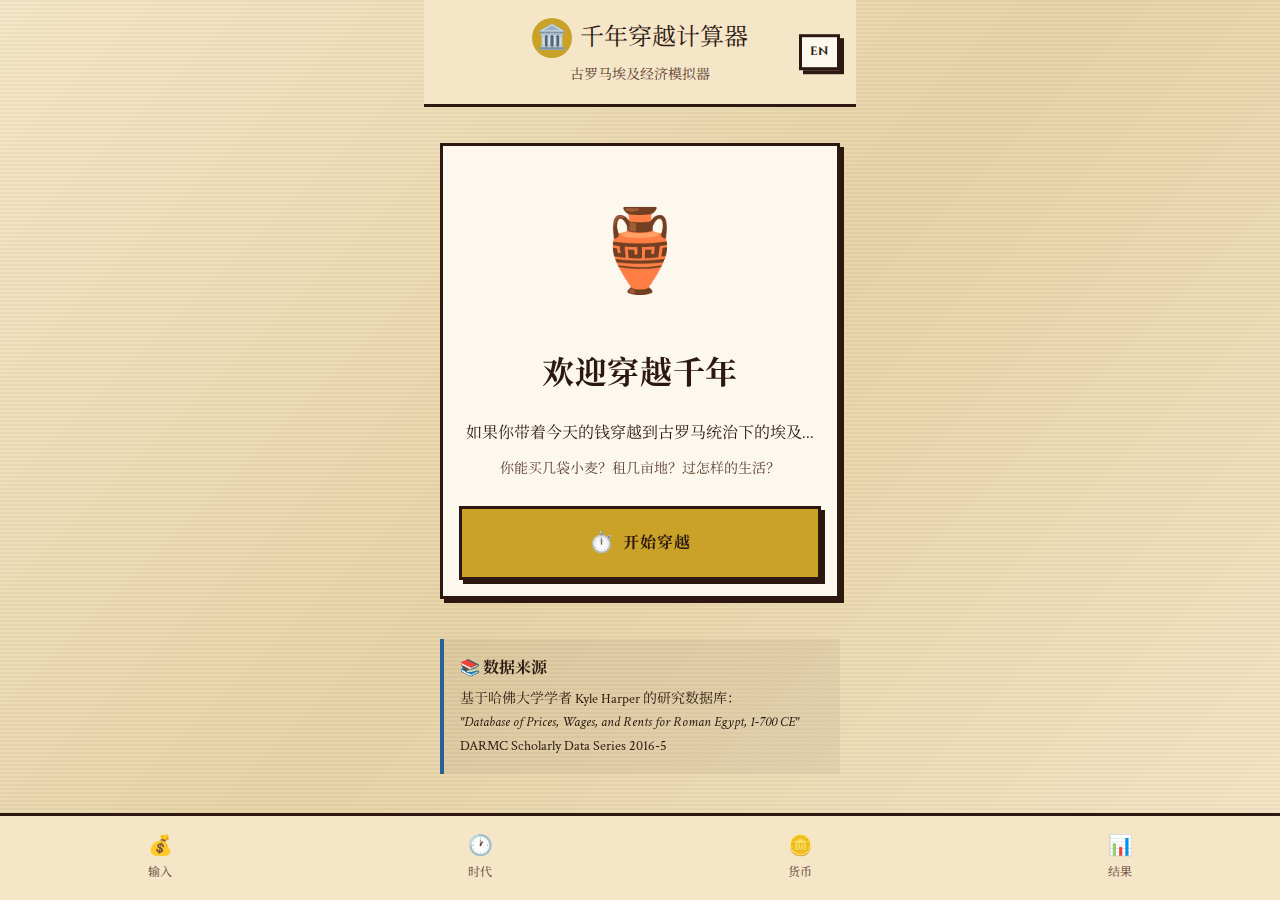
<file: roman-egypt-calculator/index.html>
<!DOCTYPE html>
<html lang="zh-CN">
<head>
  <meta charset="UTF-8">
  <meta name="viewport" content="width=device-width, initial-scale=1.0, maximum-scale=1.0, user-scalable=no, viewport-fit=cover">
  <meta name="theme-color" content="#F5E6C8">
  <meta name="apple-mobile-web-app-capable" content="yes">
  <meta name="apple-mobile-web-app-status-bar-style" content="black-translucent">
  
  <!-- SEO Meta -->
  <meta name="description" content="千年穿越计算器 - 输入现代货币，看看你在古罗马埃及能买什么！基于哈佛学者Kyle Harper的莎草纸经济数据。">
  <meta name="keywords" content="罗马埃及,穿越,计算器,历史,经济,莎草纸,货币换算">
  
  <!-- Open Graph for WeChat sharing -->
  <meta property="og:title" content="千年穿越计算器 | Time Travel Calculator">
  <meta property="og:description" content="穿越到古罗马埃及，看看你的钱能买什么！">
  <meta property="og:type" content="website">
  <!-- [ASSET] Add og:image for WeChat preview -->
  <!-- <meta property="og:image" content="assets/images/share-preview.png"> -->
  
  <title>千年穿越计算器 | Millennium Time Travel Calculator</title>
  
  <!-- Fonts -->
  <link rel="preconnect" href="https://fonts.googleapis.com">
  <link rel="preconnect" href="https://fonts.gstatic.com" crossorigin>
  <link href="https://fonts.googleapis.com/css2?family=Cinzel:wght@400;700&family=Crimson+Text:ital,wght@0,400;0,600;1,400&family=Noto+Serif+SC:wght@400;700&family=VT323&display=swap" rel="stylesheet">
  
  <!-- Styles -->
  <link rel="stylesheet" href="css/styles.css">
  
  <!-- [ASSET] Favicon - replace with custom icon -->
  <!-- <link rel="icon" href="assets/icons/favicon.ico"> -->
  <!-- <link rel="apple-touch-icon" href="assets/icons/apple-touch-icon.png"> -->
</head>
<body>
  <div class="app-container">
    
    <!-- ============================================
         HEADER
         ============================================ -->
    <header class="app-header">
      <div class="app-title">
        <!-- [ASSET] Replace with pixel art logo -->
        <div class="app-logo">🏛️</div>
        <span data-lang-zh="千年穿越计算器" data-lang-en="Time Travel Calculator">千年穿越计算器</span>
      </div>
      <div class="app-subtitle" data-lang-zh="古罗马埃及经济模拟器" data-lang-en="Roman Egypt Economic Simulator">
        古罗马埃及经济模拟器
      </div>
      <!-- Language Toggle -->
      <button id="lang-toggle" class="btn" style="position: absolute; right: 16px; top: 50%; transform: translateY(-50%); padding: 4px 8px; font-size: 12px;">
        EN
      </button>
    </header>

    <!-- ============================================
         SCREEN 1: WELCOME
         ============================================ -->
    <section id="screen-welcome" class="screen active">
      <div class="card-pixel text-center" style="margin-top: 20px;">
        <!-- [ASSET] Hero illustration placeholder -->
        <div style="font-size: 80px; margin: 20px 0;">
          🏺
        </div>
        
        <h2 data-lang-zh="欢迎穿越千年" data-lang-en="Welcome, Time Traveler">
          欢迎穿越千年
        </h2>
        
        <p class="mt-md" data-lang-zh="如果你带着今天的钱穿越到古罗马统治下的埃及..." data-lang-en="If you traveled back to Roman Egypt with today's money...">
          如果你带着今天的钱穿越到古罗马统治下的埃及...
        </p>
        
        <p class="mt-sm text-faded text-small" data-lang-zh="你能买几袋小麦？租几亩地？过怎样的生活？" data-lang-en="How much wheat could you buy? How much land could you rent? What lifestyle would you have?">
          你能买几袋小麦？租几亩地？过怎样的生活？
        </p>
        
        <button class="btn btn-primary btn-full mt-lg" data-nav="input">
          <span class="btn-icon">⏱️</span>
          <span data-lang-zh="开始穿越" data-lang-en="Start Journey">开始穿越</span>
        </button>
      </div>

      <!-- Data source credit -->
      <div class="info-panel mt-lg">
        <div class="info-panel-title">📚 数据来源</div>
        <div class="info-panel-text">
          基于哈佛大学学者 Kyle Harper 的研究数据库：<br>
          <em>"Database of Prices, Wages, and Rents for Roman Egypt, 1-700 CE"</em><br>
          DARMC Scholarly Data Series 2016-5
        </div>
      </div>
    </section>

    <!-- ============================================
         SCREEN 2: INPUT (Money/Currency)
         ============================================ -->
    <section id="screen-input" class="screen">
      <h3 class="mb-md" data-lang-zh="💰 带多少钱穿越？" data-lang-en="💰 How much money are you bringing?">
        💰 带多少钱穿越？
      </h3>

      <div class="card-pixel">
        <!-- Currency Input Mode -->
        <div id="currency-inputs">
          <div class="form-group">
            <label class="form-label" data-lang-zh="输入金额" data-lang-en="Enter amount">输入金额</label>
            <div class="input-with-select">
              <input 
                type="number" 
                id="amount-input" 
                class="form-input" 
                placeholder="1000"
                min="0"
                step="any"
              >
              <select id="currency-select" class="form-select">
                <option value="CNY">¥ CNY</option>
                <option value="USD">$ USD</option>
                <option value="EUR">€ EUR</option>
                <option value="METAL">⚖️ 金银</option>
              </select>
            </div>
          </div>

          <!-- Gold/Silver Ratio -->
          <div id="ratio-control" class="form-group">
            <label class="form-label" data-lang-zh="金银比例" data-lang-en="Gold/Silver Ratio">金银比例</label>
            <input 
              type="range" 
              id="gold-ratio" 
              class="form-slider" 
              min="0" 
              max="1" 
              step="0.1" 
              value="0.5"
            >
            <div id="ratio-display" class="text-center text-mono mt-sm">🥇 50% | 🪙 50%</div>
            <p class="text-small text-faded mt-sm" data-lang-zh="古代货币主要由贵金属铸造，调整你想携带的金银比例" data-lang-en="Ancient coins were made of precious metals. Adjust the gold/silver ratio you want to bring.">
              古代货币主要由贵金属铸造，调整你想携带的金银比例
            </p>
          </div>
        </div>

        <!-- Direct Metal Input (hidden by default) -->
        <div id="metal-inputs" class="hidden">
          <div class="form-group">
            <label class="form-label">🥇 黄金 (克)</label>
            <input type="number" id="gold-grams" class="form-input" placeholder="0" min="0" step="0.1">
          </div>
          <div class="form-group">
            <label class="form-label">🪙 白银 (克)</label>
            <input type="number" id="silver-grams" class="form-input" placeholder="0" min="0" step="0.1">
          </div>
        </div>
      </div>

      <!-- Quick presets -->
      <div class="card mt-md">
        <div class="form-label" data-lang-zh="快速选择" data-lang-en="Quick presets">快速选择</div>
        <div class="flex flex-wrap gap-sm mt-sm">
          <button class="btn" onclick="document.getElementById('amount-input').value='100'; App.state.input.amount=100;">¥100</button>
          <button class="btn" onclick="document.getElementById('amount-input').value='1000'; App.state.input.amount=1000;">¥1000</button>
          <button class="btn" onclick="document.getElementById('amount-input').value='10000'; App.state.input.amount=10000;">¥10000</button>
          <button class="btn" onclick="document.getElementById('amount-input').value='100000'; App.state.input.amount=100000;">¥100000</button>
        </div>
      </div>

      <!-- Reference info -->
      <div class="info-panel mt-md">
        <div class="info-panel-title">💡 参考</div>
        <div class="info-panel-text">
          当前金价约 ¥500/克，银价约 ¥6/克<br>
          1枚奥里斯金币重约 7.87克黄金<br>
          1枚第纳里银币重约 3.9克白银
        </div>
      </div>

      <button class="btn btn-primary btn-full mt-lg" data-nav="period">
        <span data-lang-zh="选择穿越时代" data-lang-en="Choose Era">选择穿越时代</span>
        <span class="btn-icon">→</span>
      </button>
    </section>

    <!-- ============================================
         SCREEN 3: PERIOD SELECTION
         ============================================ -->
    <section id="screen-period" class="screen">
      <h3 class="mb-md" data-lang-zh="🕐 穿越到哪个时代？" data-lang-en="🕐 Which era will you travel to?">
        🕐 穿越到哪个时代？
      </h3>

      <p class="text-faded text-small mb-md" data-lang-zh="点击选择一个历史时期（公元27年-641年）" data-lang-en="Click to select a historical period (27-641 CE)">
        点击选择一个历史时期（公元27年-641年）
      </p>

      <div id="period-list" class="period-grid">
        <!-- Periods will be rendered by JavaScript -->
      </div>

      <div class="info-panel mt-lg">
        <div class="info-panel-title">📜 关于这些时代</div>
        <div class="info-panel-text">
          从奥古斯都征服埃及（公元前30年）到阿拉伯征服（公元641年），埃及是罗马帝国最富庶的行省之一。莎草纸文献为我们保存了大量经济数据。
        </div>
      </div>
    </section>

    <!-- ============================================
         SCREEN 4: COIN CONVERSION
         ============================================ -->
    <section id="screen-coins" class="screen">
      <h3 class="mb-md" data-lang-zh="🪙 你的古代钱袋" data-lang-en="🪙 Your Ancient Purse">
        🪙 你的古代钱袋
      </h3>

      <!-- Period context -->
      <div id="period-info-display">
        <!-- Rendered by JavaScript -->
      </div>

      <!-- Coin display -->
      <div id="coin-display" class="card-pixel">
        <!-- Rendered by JavaScript -->
      </div>

      <button class="btn btn-primary btn-full mt-lg" data-nav="results">
        <span data-lang-zh="看看能买什么" data-lang-en="See What You Can Buy">看看能买什么</span>
        <span class="btn-icon">→</span>
      </button>
    </section>

    <!-- ============================================
         SCREEN 5: RESULTS (Purchasing Power)
         ============================================ -->
    <section id="screen-results" class="screen">
      <h3 class="mb-md" data-lang-zh="📊 你的穿越生活" data-lang-en="📊 Your Time Travel Life">
        📊 你的穿越生活
      </h3>

      <!-- Purchasing power results -->
      <div id="purchasing-display">
        <!-- Rendered by JavaScript -->
      </div>

      <!-- Historical comparison items -->
      <div class="card mt-lg">
        <div class="card-header">
          <div class="card-icon">🛒</div>
          <div class="card-title" data-lang-zh="其他物品参考" data-lang-en="Other Items Reference">其他物品参考</div>
        </div>
        <div class="text-small">
          <div class="flex flex-between mb-sm">
            <span>🍞 一块面包</span>
            <span class="text-mono">~0.5 奥波尔</span>
          </div>
          <div class="flex flex-between mb-sm">
            <span>🍷 一坛葡萄酒 (40升)</span>
            <span class="text-mono">~8 德拉克马</span>
          </div>
          <div class="flex flex-between mb-sm">
            <span>👔 一件束腰外衣</span>
            <span class="text-mono">~20 德拉克马</span>
          </div>
          <div class="flex flex-between mb-sm">
            <span>🫏 一头驴</span>
            <span class="text-mono">~200 德拉克马</span>
          </div>
        </div>
      </div>

      <div class="flex gap-md mt-lg">
        <button class="btn btn-secondary flex-1" data-nav="compare">
          <span data-lang-zh="职业对比" data-lang-en="Compare Jobs">职业对比</span>
        </button>
        <button id="share-btn" class="btn btn-primary flex-1">
          <span data-lang-zh="分享结果" data-lang-en="Share">分享结果</span>
        </button>
      </div>

      <button class="btn btn-full mt-md" data-nav="input">
        <span data-lang-zh="重新穿越" data-lang-en="Travel Again">重新穿越</span>
      </button>

      <!-- Source Citations Toggle -->
      <div class="card mt-lg">
        <button id="toggle-sources-btn" class="btn btn-full" onclick="App.toggleSources()">
          <span class="btn-icon">📜</span>
          <span data-lang-zh="查看莎草纸来源" data-lang-en="View Papyri Sources">查看莎草纸来源</span>
        </button>
        <div id="sources-panel" class="hidden mt-md">
          <div class="info-panel-title">📚 数据来源 | Data Sources</div>
          <div id="sources-list" class="text-small mt-sm">
            <!-- Populated by JavaScript -->
          </div>
          <div class="mt-md text-small text-faded">
            <p data-lang-zh="所有价格数据来自古埃及莎草纸文献。缩写说明：P. = Papyrus, SB = Sammelbuch, BGU = Berliner Griechische Urkunden, PSI = Papiri della Società Italiana" 
               data-lang-en="All price data from ancient Egyptian papyri. Abbreviations: P. = Papyrus, SB = Sammelbuch, BGU = Berliner Griechische Urkunden, PSI = Papiri della Società Italiana">
              所有价格数据来自古埃及莎草纸文献。缩写说明：P. = Papyrus, SB = Sammelbuch, BGU = Berliner Griechische Urkunden, PSI = Papiri della Società Italiana
            </p>
            <p class="mt-sm">
              <a href="https://papyri.info" target="_blank" style="color: var(--color-lapis);">
                🔗 papyri.info - 查看原始莎草纸
              </a>
            </p>
          </div>
        </div>
      </div>
    </section>

    <!-- ============================================
         SCREEN 6: OCCUPATION COMPARISON
         ============================================ -->
    <section id="screen-compare" class="screen">
      <h3 class="mb-md" data-lang-zh="👥 职业收入对比" data-lang-en="👥 Occupation Income Comparison">
        👥 职业收入对比
      </h3>

      <p class="text-faded text-small mb-md" data-lang-zh="看看你的财富相当于当时各种职业多少时间的收入" data-lang-en="See how your wealth compares to various occupations of the time">
        看看你的财富相当于当时各种职业多少时间的收入
      </p>

      <div id="occupation-list" class="occupation-list">
        <!-- Rendered by JavaScript -->
      </div>

      <div class="info-panel mt-lg">
        <div class="info-panel-title">📋 说明</div>
        <div class="info-panel-text">
          工资数据来自莎草纸文献记录的实际支付。不同地区、不同年份可能有较大差异。农业雇工的日工资在收获季节会更高。
        </div>
      </div>

      <button class="btn btn-full mt-lg" data-nav="results">
        <span data-lang-zh="返回结果" data-lang-en="Back to Results">返回结果</span>
      </button>
    </section>

    <!-- ============================================
         BOTTOM NAVIGATION BAR
         ============================================ -->
    <nav class="nav-bar">
      <button class="nav-btn" data-screen="input">
        <div class="nav-icon">💰</div>
        <span data-lang-zh="输入" data-lang-en="Input">输入</span>
      </button>
      <button class="nav-btn" data-screen="period">
        <div class="nav-icon">🕐</div>
        <span data-lang-zh="时代" data-lang-en="Era">时代</span>
      </button>
      <button class="nav-btn" data-screen="coins">
        <div class="nav-icon">🪙</div>
        <span data-lang-zh="货币" data-lang-en="Coins">货币</span>
      </button>
      <button class="nav-btn" data-screen="results">
        <div class="nav-icon">📊</div>
        <span data-lang-zh="结果" data-lang-en="Results">结果</span>
      </button>
    </nav>

  </div>

  <!-- ============================================
       SCRIPTS
       ============================================ -->
  <script src="js/harper-data.js"></script>
  <script src="js/calculator.js"></script>
  <script src="js/app.js"></script>
</body>
</html>
</file>
<file: roman-egypt-calculator/css/styles.css>
/**
 * Roman Egypt Time Travel Calculator - Styles
 * 
 * DESIGN CONCEPT: "Papyrus Pixel" - Ancient meets 8-bit
 * Combines warm papyrus textures with blocky pixel-art ready layouts
 * 
 * ASSET PLACEHOLDERS: Look for comments marked with [ASSET] for where
 * to insert custom images and icons
 */

/* ============================================
   CSS VARIABLES - Easy theming and asset swapping
   ============================================ */
:root {
  /* Primary Colors - Warm ancient palette */
  --color-papyrus: #F5E6C8;
  --color-papyrus-dark: #E8D4A8;
  --color-papyrus-light: #FDF8ED;
  --color-ink: #2C1810;
  --color-ink-faded: #5C4030;
  --color-gold: #C9A227;
  --color-gold-light: #E8C84A;
  --color-silver: #A8A8A8;
  --color-bronze: #CD7F32;
  --color-red-seal: #8B2500;
  --color-lapis: #26619C;
  --color-nile: #2E8B8B;
  
  /* Period-specific accent colors */
  --color-julio-claudian: #C9A227;
  --color-flavian-antonine: #8B4513;
  --color-severan: #722F37;
  --color-crisis: #8B0000;
  --color-tetrarchy: #4B0082;
  --color-late-roman: #DAA520;
  --color-byzantine: #800080;
  
  /* Spacing - 8px grid for pixel-art alignment */
  --space-xs: 4px;
  --space-sm: 8px;
  --space-md: 16px;
  --space-lg: 24px;
  --space-xl: 32px;
  --space-xxl: 48px;
  
  /* Typography */
  --font-display: 'Cinzel', 'Noto Serif SC', serif;
  --font-body: 'Crimson Text', 'Noto Serif SC', serif;
  --font-mono: 'VT323', 'Press Start 2P', monospace;
  
  --text-xs: 12px;
  --text-sm: 14px;
  --text-md: 16px;
  --text-lg: 20px;
  --text-xl: 24px;
  --text-xxl: 32px;
  --text-hero: 40px;
  
  /* Borders and shadows */
  --border-thin: 1px solid var(--color-ink-faded);
  --border-thick: 3px solid var(--color-ink);
  --border-gold: 2px solid var(--color-gold);
  --shadow-soft: 0 4px 12px rgba(44, 24, 16, 0.15);
  --shadow-hard: 4px 4px 0 var(--color-ink);
  --shadow-inset: inset 0 2px 4px rgba(44, 24, 16, 0.1);
  
  /* Transitions */
  --transition-fast: 0.15s ease;
  --transition-normal: 0.3s ease;
  
  /* Layout */
  --max-width: 480px;
  --header-height: 60px;
  --nav-height: 56px;
  
  /* [ASSET] Background textures - replace with actual images */
  --bg-papyrus: linear-gradient(
    135deg,
    var(--color-papyrus) 0%,
    var(--color-papyrus-dark) 50%,
    var(--color-papyrus) 100%
  );
  --bg-pattern: repeating-linear-gradient(
    0deg,
    transparent,
    transparent 2px,
    rgba(44, 24, 16, 0.03) 2px,
    rgba(44, 24, 16, 0.03) 4px
  );
}

/* ============================================
   RESET & BASE STYLES
   ============================================ */
*, *::before, *::after {
  box-sizing: border-box;
  margin: 0;
  padding: 0;
}

html {
  font-size: 16px;
  scroll-behavior: smooth;
  -webkit-text-size-adjust: 100%;
}

body {
  font-family: var(--font-body);
  font-size: var(--text-md);
  line-height: 1.6;
  color: var(--color-ink);
  background: var(--bg-papyrus);
  background-attachment: fixed;
  min-height: 100vh;
  min-height: 100dvh;
  overflow-x: hidden;
}

/* Papyrus texture overlay */
body::before {
  content: '';
  position: fixed;
  top: 0;
  left: 0;
  right: 0;
  bottom: 0;
  background: var(--bg-pattern);
  pointer-events: none;
  z-index: 0;
}

/* ============================================
   TYPOGRAPHY
   ============================================ */
h1, h2, h3, h4 {
  font-family: var(--font-display);
  font-weight: 700;
  line-height: 1.2;
  letter-spacing: 0.02em;
}

h1 { font-size: var(--text-hero); }
h2 { font-size: var(--text-xxl); }
h3 { font-size: var(--text-xl); }
h4 { font-size: var(--text-lg); }

.text-mono {
  font-family: var(--font-mono);
  letter-spacing: 0.05em;
}

/* Chinese text styling */
:lang(zh) {
  line-height: 1.8;
}

/* ============================================
   LAYOUT COMPONENTS
   ============================================ */
.app-container {
  position: relative;
  z-index: 1;
  max-width: var(--max-width);
  margin: 0 auto;
  min-height: 100vh;
  min-height: 100dvh;
  display: flex;
  flex-direction: column;
}

.screen {
  display: none;
  flex-direction: column;
  flex: 1;
  padding: var(--space-md);
  padding-bottom: calc(var(--nav-height) + var(--space-lg));
  animation: fadeIn 0.3s ease;
}

.screen.active {
  display: flex;
}

@keyframes fadeIn {
  from { opacity: 0; transform: translateY(10px); }
  to { opacity: 1; transform: translateY(0); }
}

/* ============================================
   HEADER
   ============================================ */
.app-header {
  position: sticky;
  top: 0;
  z-index: 100;
  background: var(--color-papyrus);
  border-bottom: var(--border-thick);
  padding: var(--space-md);
  text-align: center;
}

.app-title {
  font-size: var(--text-xl);
  color: var(--color-ink);
  display: flex;
  align-items: center;
  justify-content: center;
  gap: var(--space-sm);
}

/* [ASSET] Logo placeholder */
.app-logo {
  width: 40px;
  height: 40px;
  background: var(--color-gold);
  border-radius: 50%;
  display: flex;
  align-items: center;
  justify-content: center;
  font-size: 24px;
  /* Replace with: background-image: url('../assets/icons/logo.png'); */
}

.app-subtitle {
  font-size: var(--text-sm);
  color: var(--color-ink-faded);
  margin-top: var(--space-xs);
}

/* ============================================
   NAVIGATION (Bottom Tab Bar)
   ============================================ */
.nav-bar {
  position: fixed;
  bottom: 0;
  left: 0;
  right: 0;
  z-index: 100;
  background: var(--color-papyrus);
  border-top: var(--border-thick);
  display: flex;
  justify-content: space-around;
  padding: var(--space-sm) 0;
  padding-bottom: max(var(--space-sm), env(safe-area-inset-bottom));
}

.nav-btn {
  flex: 1;
  display: flex;
  flex-direction: column;
  align-items: center;
  gap: 2px;
  padding: var(--space-sm);
  background: none;
  border: none;
  color: var(--color-ink-faded);
  font-family: var(--font-body);
  font-size: var(--text-xs);
  cursor: pointer;
  transition: var(--transition-fast);
}

.nav-btn.active {
  color: var(--color-gold);
}

/* [ASSET] Nav icon placeholders */
.nav-icon {
  width: 28px;
  height: 28px;
  font-size: 20px;
  display: flex;
  align-items: center;
  justify-content: center;
  /* Replace with: background-image: url('../assets/icons/nav-*.png'); */
}

/* ============================================
   CARDS & PANELS
   ============================================ */
.card {
  background: var(--color-papyrus-light);
  border: var(--border-thin);
  border-radius: 4px;
  padding: var(--space-md);
  margin-bottom: var(--space-md);
  box-shadow: var(--shadow-soft);
}

.card-pixel {
  /* Pixel-art style card with hard shadow */
  background: var(--color-papyrus-light);
  border: var(--border-thick);
  padding: var(--space-md);
  margin-bottom: var(--space-md);
  box-shadow: var(--shadow-hard);
  position: relative;
}

.card-header {
  display: flex;
  align-items: center;
  gap: var(--space-sm);
  margin-bottom: var(--space-md);
  padding-bottom: var(--space-sm);
  border-bottom: var(--border-thin);
}

.card-icon {
  width: 32px;
  height: 32px;
  font-size: 24px;
  display: flex;
  align-items: center;
  justify-content: center;
  /* [ASSET] Replace emoji with pixel art icons */
}

.card-title {
  font-size: var(--text-lg);
  font-weight: 600;
}

/* ============================================
   FORM ELEMENTS
   ============================================ */
.form-group {
  margin-bottom: var(--space-md);
}

.form-label {
  display: block;
  font-weight: 600;
  margin-bottom: var(--space-xs);
  color: var(--color-ink);
}

.form-input {
  width: 100%;
  padding: var(--space-sm) var(--space-md);
  font-family: var(--font-mono);
  font-size: var(--text-lg);
  color: var(--color-ink);
  background: var(--color-papyrus-light);
  border: var(--border-thick);
  border-radius: 0;
  outline: none;
  transition: var(--transition-fast);
}

.form-input:focus {
  border-color: var(--color-gold);
  box-shadow: 0 0 0 3px rgba(201, 162, 39, 0.2);
}

.form-input::placeholder {
  color: var(--color-ink-faded);
  opacity: 0.6;
}

/* Input with currency selector */
.input-with-select {
  display: flex;
  gap: 0;
}

.input-with-select .form-input {
  flex: 1;
  border-right: none;
}

.input-with-select .form-select {
  width: 80px;
  border-left: var(--border-thin);
}

.form-select {
  padding: var(--space-sm) var(--space-md);
  font-family: var(--font-mono);
  font-size: var(--text-md);
  color: var(--color-ink);
  background: var(--color-papyrus-light);
  border: var(--border-thick);
  border-radius: 0;
  cursor: pointer;
  appearance: none;
  background-image: url("data:image/svg+xml,%3Csvg xmlns='http://www.w3.org/2000/svg' width='12' height='12' viewBox='0 0 12 12'%3E%3Cpath fill='%232C1810' d='M6 8L2 4h8z'/%3E%3C/svg%3E");
  background-repeat: no-repeat;
  background-position: right 8px center;
  padding-right: 28px;
}

/* Slider for ratio adjustment */
.form-slider {
  width: 100%;
  height: 8px;
  background: var(--color-papyrus-dark);
  border: var(--border-thin);
  border-radius: 0;
  outline: none;
  -webkit-appearance: none;
  appearance: none;
}

.form-slider::-webkit-slider-thumb {
  -webkit-appearance: none;
  width: 24px;
  height: 24px;
  background: var(--color-gold);
  border: var(--border-thick);
  cursor: pointer;
}

.form-slider::-moz-range-thumb {
  width: 24px;
  height: 24px;
  background: var(--color-gold);
  border: var(--border-thick);
  cursor: pointer;
}

/* ============================================
   BUTTONS
   ============================================ */
.btn {
  display: inline-flex;
  align-items: center;
  justify-content: center;
  gap: var(--space-sm);
  padding: var(--space-md) var(--space-lg);
  font-family: var(--font-display);
  font-size: var(--text-md);
  font-weight: 700;
  text-transform: uppercase;
  letter-spacing: 0.05em;
  color: var(--color-ink);
  background: var(--color-papyrus-light);
  border: var(--border-thick);
  cursor: pointer;
  transition: var(--transition-fast);
  box-shadow: var(--shadow-hard);
  position: relative;
  text-decoration: none;
}

.btn:hover {
  transform: translate(-2px, -2px);
  box-shadow: 6px 6px 0 var(--color-ink);
}

.btn:active {
  transform: translate(2px, 2px);
  box-shadow: 2px 2px 0 var(--color-ink);
}

.btn-primary {
  background: var(--color-gold);
  color: var(--color-ink);
}

.btn-secondary {
  background: var(--color-papyrus-dark);
}

.btn-full {
  width: 100%;
}

.btn-icon {
  font-size: 20px;
}

/* ============================================
   PERIOD SELECTOR
   ============================================ */
.period-grid {
  display: grid;
  grid-template-columns: 1fr;
  gap: var(--space-sm);
}

.period-card {
  display: flex;
  align-items: center;
  gap: var(--space-md);
  padding: var(--space-md);
  background: var(--color-papyrus-light);
  border: var(--border-thick);
  cursor: pointer;
  transition: var(--transition-fast);
}

.period-card:hover,
.period-card.selected {
  transform: translate(-2px, -2px);
  box-shadow: var(--shadow-hard);
}

.period-card.selected {
  border-color: var(--color-gold);
  background: linear-gradient(
    135deg,
    var(--color-papyrus-light) 0%,
    rgba(201, 162, 39, 0.1) 100%
  );
}

/* [ASSET] Period icon placeholder - replace with period-specific pixel art */
.period-icon {
  width: 48px;
  height: 48px;
  min-width: 48px;
  font-size: 32px;
  display: flex;
  align-items: center;
  justify-content: center;
  background: var(--color-papyrus-dark);
  border: var(--border-thin);
  /* Replace with: background-image: url('../assets/icons/period-*.png'); */
}

.period-info {
  flex: 1;
  min-width: 0;
}

.period-name {
  font-family: var(--font-display);
  font-size: var(--text-md);
  font-weight: 700;
  margin-bottom: 2px;
}

.period-years {
  font-family: var(--font-mono);
  font-size: var(--text-sm);
  color: var(--color-ink-faded);
}

.period-desc {
  font-size: var(--text-xs);
  color: var(--color-ink-faded);
  margin-top: var(--space-xs);
  display: -webkit-box;
  -webkit-line-clamp: 2;
  -webkit-box-orient: vertical;
  overflow: hidden;
}

/* ============================================
   COIN DISPLAY
   ============================================ */
.coin-stack {
  display: flex;
  flex-wrap: wrap;
  gap: var(--space-md);
  justify-content: center;
  padding: var(--space-md);
}

.coin-item {
  display: flex;
  flex-direction: column;
  align-items: center;
  gap: var(--space-xs);
  min-width: 80px;
}

/* [ASSET] Coin icon - replace with pixel art coins */
.coin-icon {
  width: 64px;
  height: 64px;
  font-size: 48px;
  display: flex;
  align-items: center;
  justify-content: center;
  /* Placeholder styling */
  background: radial-gradient(
    circle at 30% 30%,
    var(--color-gold-light) 0%,
    var(--color-gold) 50%,
    var(--color-bronze) 100%
  );
  border-radius: 50%;
  border: 3px solid var(--color-ink);
  box-shadow: 
    2px 2px 0 var(--color-ink),
    inset 2px 2px 4px rgba(255, 255, 255, 0.3);
  /* Replace with: background-image: url('../assets/icons/coin-*.png'); */
}

.coin-icon.silver {
  background: radial-gradient(
    circle at 30% 30%,
    #E8E8E8 0%,
    var(--color-silver) 50%,
    #707070 100%
  );
}

.coin-icon.bronze {
  background: radial-gradient(
    circle at 30% 30%,
    #E8A060 0%,
    var(--color-bronze) 50%,
    #8B4513 100%
  );
}

.coin-count {
  font-family: var(--font-mono);
  font-size: var(--text-xl);
  font-weight: 700;
  color: var(--color-ink);
}

.coin-name {
  font-size: var(--text-xs);
  color: var(--color-ink-faded);
  text-align: center;
}

/* ============================================
   RESULTS DISPLAY
   ============================================ */
.result-section {
  margin-bottom: var(--space-lg);
}

.result-header {
  display: flex;
  align-items: center;
  gap: var(--space-sm);
  margin-bottom: var(--space-md);
}

/* [ASSET] Result section icons */
.result-icon {
  width: 40px;
  height: 40px;
  font-size: 28px;
  display: flex;
  align-items: center;
  justify-content: center;
}

.result-title {
  font-size: var(--text-lg);
  font-weight: 700;
}

.result-value {
  font-family: var(--font-mono);
  font-size: var(--text-xxl);
  font-weight: 700;
  color: var(--color-gold);
  text-shadow: 1px 1px 0 var(--color-ink);
}

.result-unit {
  font-size: var(--text-md);
  color: var(--color-ink-faded);
  margin-left: var(--space-xs);
}

.result-desc {
  font-size: var(--text-sm);
  color: var(--color-ink-faded);
  margin-top: var(--space-xs);
}

/* Lifestyle assessment badge */
.lifestyle-badge {
  display: flex;
  align-items: center;
  gap: var(--space-md);
  padding: var(--space-lg);
  background: var(--color-papyrus);
  border: var(--border-gold);
  margin-top: var(--space-lg);
}

/* [ASSET] Lifestyle icon placeholder */
.lifestyle-icon {
  width: 64px;
  height: 64px;
  font-size: 48px;
  display: flex;
  align-items: center;
  justify-content: center;
}

.lifestyle-info {
  flex: 1;
}

.lifestyle-class {
  font-family: var(--font-display);
  font-size: var(--text-xl);
  font-weight: 700;
  color: var(--color-gold);
}

.lifestyle-desc {
  font-size: var(--text-sm);
  margin-top: var(--space-xs);
  line-height: 1.5;
}

/* ============================================
   OCCUPATION COMPARISON
   ============================================ */
.occupation-list {
  display: flex;
  flex-direction: column;
  gap: var(--space-sm);
}

.occupation-item {
  display: flex;
  align-items: center;
  gap: var(--space-md);
  padding: var(--space-md);
  background: var(--color-papyrus-light);
  border: var(--border-thin);
  cursor: pointer;
  transition: var(--transition-fast);
}

.occupation-item:hover,
.occupation-item.selected {
  border-color: var(--color-gold);
  background: linear-gradient(
    135deg,
    var(--color-papyrus-light) 0%,
    rgba(201, 162, 39, 0.1) 100%
  );
}

/* [ASSET] Occupation icon placeholder */
.occupation-icon {
  width: 40px;
  height: 40px;
  font-size: 24px;
  display: flex;
  align-items: center;
  justify-content: center;
  background: var(--color-papyrus-dark);
  border: var(--border-thin);
}

.occupation-name {
  font-weight: 600;
}

.occupation-desc {
  font-size: var(--text-xs);
  color: var(--color-ink-faded);
}

/* ============================================
   VISUAL COMPARISONS (Bar charts etc.)
   ============================================ */
.comparison-bar {
  height: 24px;
  background: var(--color-papyrus-dark);
  border: var(--border-thin);
  overflow: hidden;
  margin: var(--space-sm) 0;
}

.comparison-fill {
  height: 100%;
  background: var(--color-gold);
  display: flex;
  align-items: center;
  padding-left: var(--space-sm);
  font-family: var(--font-mono);
  font-size: var(--text-xs);
  color: var(--color-ink);
  transition: width 0.5s ease;
}

/* Pixel-art style progress indicator */
.pixel-bar {
  display: flex;
  gap: 2px;
}

.pixel-bar-segment {
  width: 12px;
  height: 16px;
  background: var(--color-papyrus-dark);
  border: 1px solid var(--color-ink-faded);
}

.pixel-bar-segment.filled {
  background: var(--color-gold);
}

/* ============================================
   INFO PANELS & TOOLTIPS
   ============================================ */
.info-panel {
  padding: var(--space-md);
  background: rgba(44, 24, 16, 0.05);
  border-left: 4px solid var(--color-lapis);
  margin: var(--space-md) 0;
}

.info-panel-title {
  font-weight: 700;
  margin-bottom: var(--space-xs);
  display: flex;
  align-items: center;
  gap: var(--space-xs);
}

.info-panel-text {
  font-size: var(--text-sm);
  line-height: 1.6;
}

/* Historical context callout */
.history-callout {
  position: relative;
  padding: var(--space-md);
  padding-left: var(--space-xl);
  background: var(--color-papyrus-light);
  border: var(--border-thin);
  margin: var(--space-md) 0;
}

.history-callout::before {
  content: '📜';
  position: absolute;
  left: var(--space-sm);
  top: var(--space-md);
  font-size: 20px;
}

/* ============================================
   ANIMATIONS & TRANSITIONS
   ============================================ */
@keyframes coinSpin {
  0% { transform: rotateY(0deg); }
  100% { transform: rotateY(360deg); }
}

@keyframes slideUp {
  from {
    opacity: 0;
    transform: translateY(20px);
  }
  to {
    opacity: 1;
    transform: translateY(0);
  }
}

@keyframes pulse {
  0%, 100% { transform: scale(1); }
  50% { transform: scale(1.05); }
}

.animate-slide-up {
  animation: slideUp 0.4s ease forwards;
}

.animate-coin-spin {
  animation: coinSpin 1s ease;
}

.animate-pulse {
  animation: pulse 2s ease infinite;
}

/* Staggered animation delays */
.delay-1 { animation-delay: 0.1s; }
.delay-2 { animation-delay: 0.2s; }
.delay-3 { animation-delay: 0.3s; }
.delay-4 { animation-delay: 0.4s; }

/* ============================================
   LOADING STATE
   ============================================ */
.loading-spinner {
  display: inline-block;
  width: 32px;
  height: 32px;
  border: 3px solid var(--color-papyrus-dark);
  border-top-color: var(--color-gold);
  border-radius: 50%;
  animation: spin 1s linear infinite;
}

@keyframes spin {
  to { transform: rotate(360deg); }
}

/* ============================================
   UTILITY CLASSES
   ============================================ */
.text-center { text-align: center; }
.text-left { text-align: left; }
.text-right { text-align: right; }
.text-gold { color: var(--color-gold); }
.text-faded { color: var(--color-ink-faded); }
.text-small { font-size: var(--text-sm); }

.mt-sm { margin-top: var(--space-sm); }
.mt-md { margin-top: var(--space-md); }
.mt-lg { margin-top: var(--space-lg); }
.mb-sm { margin-bottom: var(--space-sm); }
.mb-md { margin-bottom: var(--space-md); }
.mb-lg { margin-bottom: var(--space-lg); }

.hidden { display: none !important; }
.visible { display: block; }

.flex { display: flex; }
.flex-col { flex-direction: column; }
.flex-center { align-items: center; justify-content: center; }
.flex-between { justify-content: space-between; }
.gap-sm { gap: var(--space-sm); }
.gap-md { gap: var(--space-md); }

/* ============================================
   RESPONSIVE ADJUSTMENTS
   ============================================ */
@media (min-width: 375px) {
  .period-grid {
    grid-template-columns: 1fr;
  }
}

@media (min-width: 480px) {
  :root {
    --text-hero: 48px;
  }
}

/* Larger screens - still mobile-first design */
@media (min-width: 768px) {
  .app-container {
    padding: 0 var(--space-lg);
  }
  
  .period-grid {
    grid-template-columns: repeat(2, 1fr);
  }
}

/* ============================================
   PRINT STYLES (for sharing results)
   ============================================ */
@media print {
  .nav-bar,
  .btn {
    display: none;
  }
  
  body {
    background: white;
  }
  
  body::before {
    display: none;
  }
  
  .card, .card-pixel {
    break-inside: avoid;
    box-shadow: none;
    border: 1px solid #ccc;
  }
}

/* ============================================
   DARK MODE (optional enhancement)
   ============================================ */
@media (prefers-color-scheme: dark) {
  /* Can be enabled later if needed */
  /* :root {
    --color-papyrus: #2C2416;
    --color-papyrus-dark: #1E1810;
    --color-papyrus-light: #3A3020;
    --color-ink: #E8DCC8;
    --color-ink-faded: #A89878;
  } */
}
</file>
